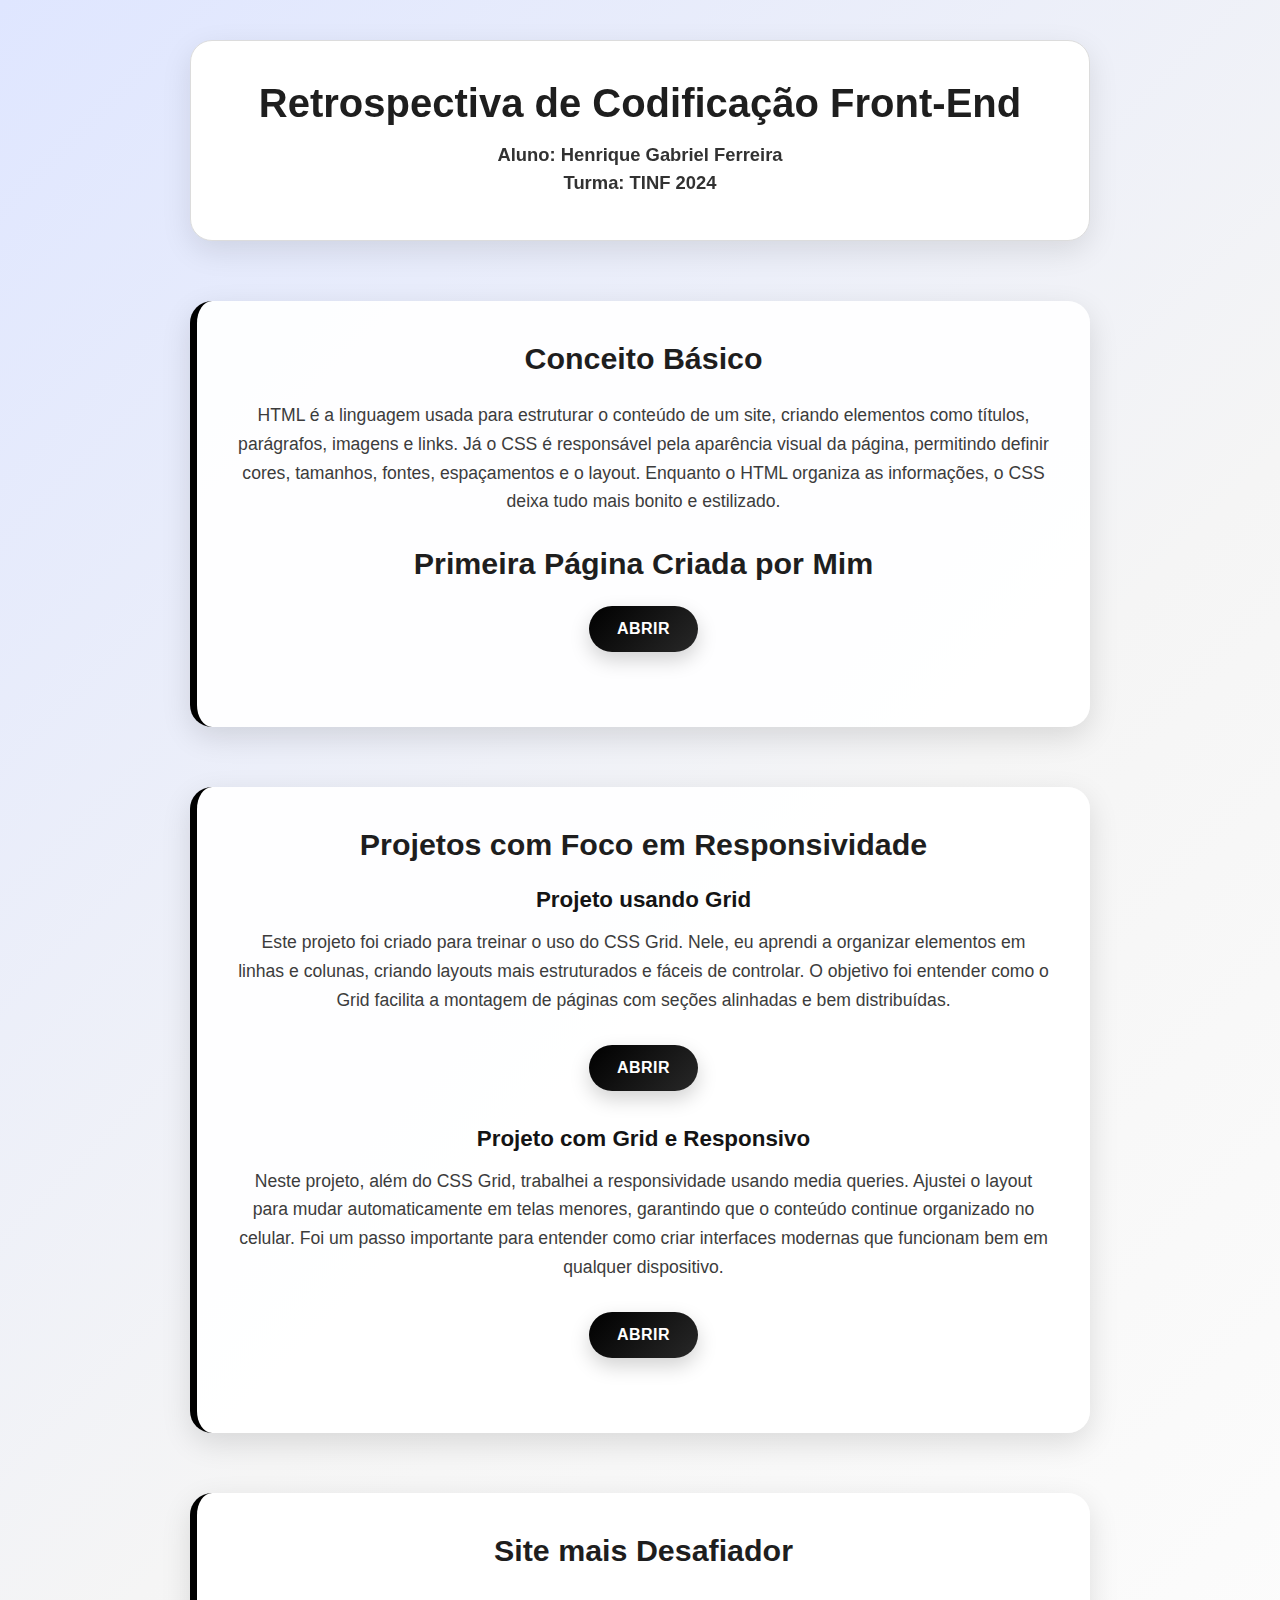
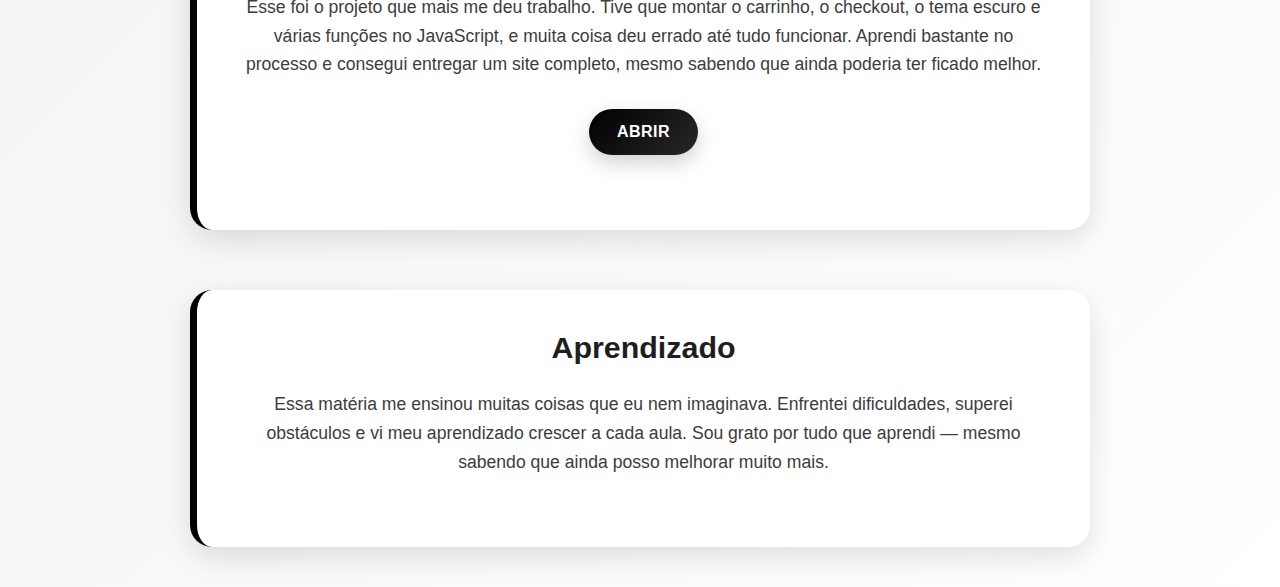
<file: index.html>
<!DOCTYPE html>
<html lang="pt-BR">

<head>
    <meta charset="UTF-8">
    <meta name="viewport" content="width=device-width, initial-scale=1.0">
    <title>Retrospectiva Front-End</title>
    <link rel="stylesheet" href="style.css">
</head>

<body>
    <section>
        <div class="header">
            <h1>Retrospectiva de Codificação Front-End</h1>
            <h3>Aluno: Henrique Gabriel Ferreira</h3>
            <h3>Turma: TINF 2024</h3>
        </div>

        <div class="basic">
            <h3>Conceito Básico</h3>
            <p>HTML é a linguagem usada para estruturar o conteúdo de um site, criando elementos como títulos, parágrafos, imagens e links. Já o CSS é responsável pela aparência visual da página, permitindo definir cores, tamanhos, fontes, espaçamentos e o layout. Enquanto o HTML organiza as informações, o CSS deixa tudo mais bonito e estilizado.</p>

            <h3>Primeira Página Criada por Mim</h3>
            <a href="First.html">
                <button>ABRIR</button>
            </a>
        </div>

        <div class="intermediary">
            <h3>Projetos com Foco em Responsividade</h3>

            <h4>Projeto usando Grid</h4>
            <p>Este projeto foi criado para treinar o uso do CSS Grid. Nele, eu aprendi a organizar elementos em linhas e colunas, criando layouts mais estruturados e fáceis de controlar. O objetivo foi entender como o Grid facilita a montagem de páginas com seções alinhadas e bem distribuídas.</p>
            <a href="grid.html">
                <button>ABRIR</button>
            </a>

            <h4>Projeto com Grid e Responsivo</h4>
            <p>Neste projeto, além do CSS Grid, trabalhei a responsividade usando media queries. Ajustei o layout para mudar automaticamente em telas menores, garantindo que o conteúdo continue organizado no celular. Foi um passo importante para entender como criar interfaces modernas que funcionam bem em qualquer dispositivo.</p>
            <a href="gr.html">
                <button>ABRIR</button>
            </a>
        </div>

        <div class="advanced">
            <h3>Site mais Desafiador</h3>
            <p>Esse foi o projeto que mais me deu trabalho. Tive que montar o carrinho, o checkout, o tema escuro e várias funções no JavaScript, e muita coisa deu errado até tudo funcionar. Aprendi bastante no processo e consegui entregar um site completo, mesmo sabendo que ainda poderia ter ficado melhor.</p>
            <a href="melhor.html">
                <button>ABRIR</button>
            </a>
        </div>

        <div class="final">
            <h3>Aprendizado</h3>
            <p>Essa matéria me ensinou muitas coisas que eu nem imaginava. Enfrentei dificuldades, superei obstáculos e vi meu aprendizado crescer a cada aula. Sou grato por tudo que aprendi — mesmo sabendo que ainda posso melhorar muito mais.</p>
        </div>
    </section>
</body>

</html>
</file>
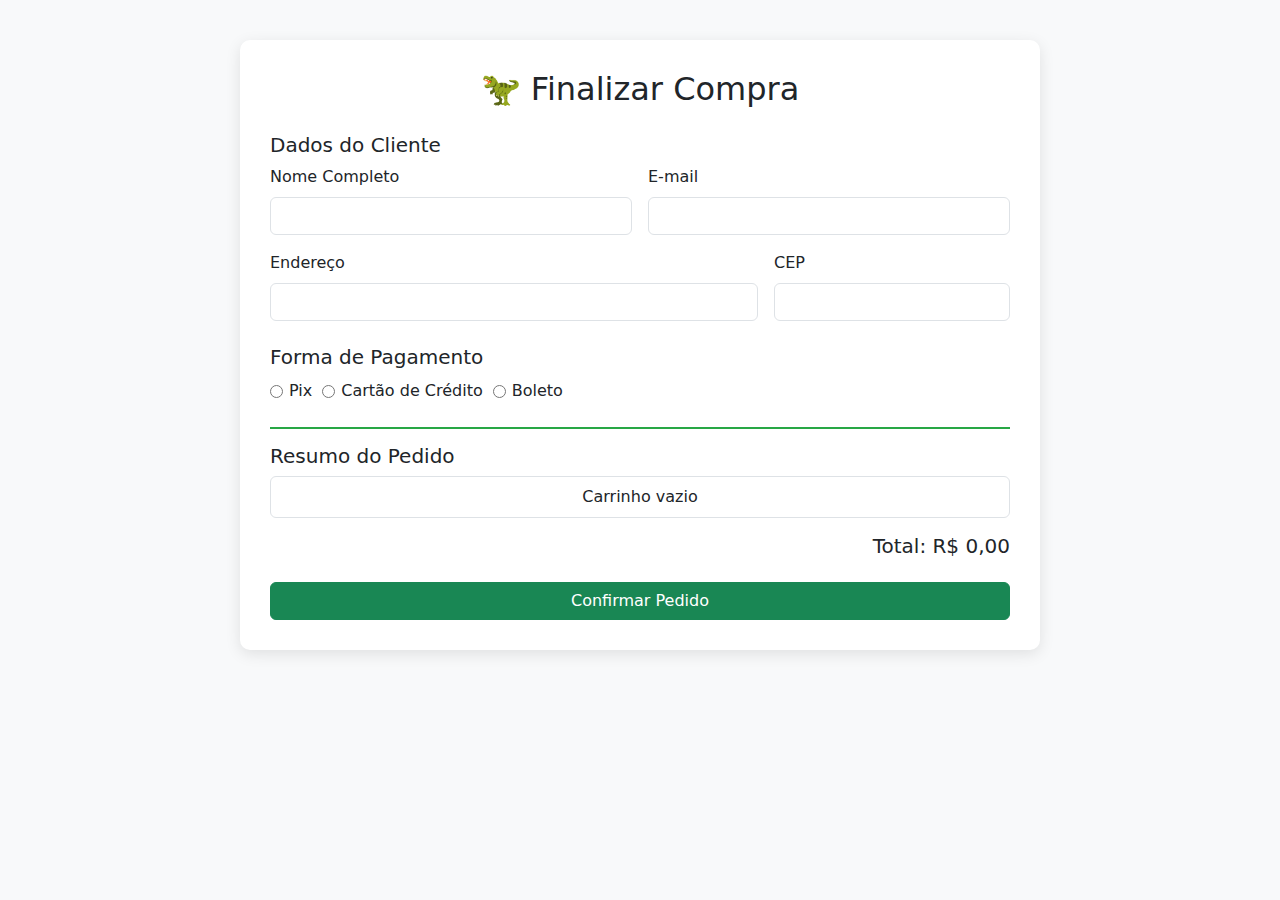
<file: checkout.html>
<!DOCTYPE html>
<!-- Define que o documento é HTML5 -->
<html lang="pt-BR">
<head>
  <!-- Define a codificação e torna o site responsivo -->
  <meta charset="UTF-8">
  <meta name="viewport" content="width=device-width, initial-scale=1.0">

  <!-- Título que aparece na aba -->
  <title>Finalizar Compra - DinoShop ASA</title>

  <!-- Importa o Bootstrap e os ícones -->
  <link href="https://cdn.jsdelivr.net/npm/bootstrap@5.3.3/dist/css/bootstrap.min.css" rel="stylesheet">
  <link rel="stylesheet" href="https://cdn.jsdelivr.net/npm/bootstrap-icons@1.11.3/font/bootstrap-icons.css">

  <!-- Estilos personalizados (CSS interno) -->
  <style>
    /* Define fundo neutro para a página */
    body {
      background-color: #f8f9fa;
    }

    /* Caixa central do checkout */
    .checkout-container {
      max-width: 800px;
      margin: 40px auto;
      background: #fff;
      padding: 30px;
      border-radius: 10px;
      box-shadow: 0 4px 15px rgba(0,0,0,0.1);
    }

    /* Título centralizado */
    .checkout-title {
      text-align: center;
      margin-bottom: 25px;
    }

    /* Seção do resumo do pedido */
    .order-summary {
      border-top: 2px solid #28a745;
      margin-top: 20px;
      padding-top: 15px;
    }

    /* Opções de pagamento (Pix, Cartão, Boleto) */
    .payment-option {
      display: flex;
      gap: 10px;
      margin-top: 10px;
    }

    .payment-option label {
      display: flex;
      align-items: center;
      gap: 6px;
      cursor: pointer;
    }

    /* Caixa de sucesso (mostrada após confirmar compra) */
    .success-box {
      text-align: center;
      padding: 40px;
    }

    .success-box i {
      font-size: 70px;
      color: #28a745;
    }

    /* Esconde a mensagem de sucesso até o pedido ser confirmado */
    .hidden { display: none; }
  </style>
</head>

<body>
  <!-- ======== CONTEÚDO PRINCIPAL DO CHECKOUT ======== -->
  <div class="container checkout-container">
    <h2 class="checkout-title">🦖 Finalizar Compra</h2>

    <!-- ======== FORMULÁRIO DE DADOS DO CLIENTE ======== -->
    <form id="checkout-form">
      <h5>Dados do Cliente</h5>

      <!-- Campos de informações pessoais -->
      <div class="row g-3">
        <div class="col-md-6">
          <label class="form-label">Nome Completo</label>
          <input type="text" class="form-control" required>
        </div>
        <div class="col-md-6">
          <label class="form-label">E-mail</label>
          <input type="email" class="form-control" required>
        </div>
        <div class="col-md-8">
          <label class="form-label">Endereço</label>
          <input type="text" class="form-control" required>
        </div>
        <div class="col-md-4">
          <label class="form-label">CEP</label>
          <input type="text" class="form-control" required>
        </div>
      </div>

      <!-- ======== MÉTODOS DE PAGAMENTO ======== -->
      <h5 class="mt-4">Forma de Pagamento</h5>
      <div class="payment-option">
        <!-- O usuário escolhe uma das três opções -->
        <label><input type="radio" name="payment" value="pix" required> Pix</label>
        <label><input type="radio" name="payment" value="cartao"> Cartão de Crédito</label>
        <label><input type="radio" name="payment" value="boleto"> Boleto</label>
      </div>

      <!-- ======== RESUMO DO PEDIDO ======== -->
      <div class="order-summary mt-4">
        <h5>Resumo do Pedido</h5>
        <!-- Aqui serão listados os itens do carrinho -->
        <ul id="checkout-items" class="list-group mb-3"></ul>
        <!-- Mostra o valor total -->
        <h5 class="text-end">Total: R$ <span id="checkout-total">0,00</span></h5>
      </div>

      <!-- Botão para confirmar o pedido -->
      <button type="submit" class="btn btn-success w-100 mt-3">Confirmar Pedido</button>
    </form>

    <!-- ======== MENSAGEM DE SUCESSO ======== -->
    <!-- Essa mensagem aparece depois que o pedido é confirmado -->
    <div id="success-message" class="hidden success-box">
      <i class="bi bi-check-circle-fill"></i>
      <h3>Compra Concluída!</h3>
      <p>Seu pedido <strong>#<span id="order-id"></span></strong> foi processado com sucesso.</p>
      <p>Você receberá um e-mail com os detalhes do envio.</p>
      <!-- Botão para voltar à loja -->
      <a href="melhor.html" class="btn btn-outline-success mt-3">Voltar à Loja</a>
    </div>
  </div>

  <!-- ======== SCRIPT JAVASCRIPT DO CHECKOUT ======== -->
  <script>
    // Pega os elementos principais da tela
    const checkoutItems = document.getElementById('checkout-items');
    const checkoutTotal = document.getElementById('checkout-total');
    const checkoutForm = document.getElementById('checkout-form');
    const successBox = document.getElementById('success-message');
    const orderId = document.getElementById('order-id');

    // 🔹 Recupera o carrinho salvo (dinoCartV2)
    let cartData = JSON.parse(localStorage.getItem('dinoCartV2')) || {};
    let total = 0;
    const names = Object.keys(cartData);

    // Se o carrinho estiver vazio, mostra a mensagem
    if (names.length === 0) {
      checkoutItems.innerHTML = `<li class="list-group-item text-center">Carrinho vazio</li>`;
    } else {
      // Caso tenha produtos, mostra cada item e soma o total
      names.forEach(name => {
        const item = cartData[name];
        const subtotal = item.qty * item.price;

        const li = document.createElement('li');
        li.classList.add('list-group-item', 'd-flex', 'justify-content-between', 'align-items-center');
        li.innerHTML = `${name} x${item.qty} <span>R$ ${subtotal.toLocaleString('pt-BR', {minimumFractionDigits: 2})}</span>`;
        
        checkoutItems.appendChild(li);
        total += subtotal;
      });

      // Atualiza o valor total formatado
      checkoutTotal.textContent = total.toLocaleString('pt-BR', {minimumFractionDigits: 2});
    }

    // ======== EVENTO AO CONFIRMAR O PEDIDO ========
    checkoutForm.addEventListener('submit', (e) => {
      e.preventDefault();

      // Gera um número de pedido aleatório
      const id = Math.floor(Math.random() * 90000 + 10000);
      orderId.textContent = id;

      // Limpa o carrinho após finalizar a compra
      localStorage.removeItem('dinoCartV2');

      // Esconde o formulário e mostra a mensagem de sucesso
      checkoutForm.classList.add('hidden');
      successBox.classList.remove('hidden');
    });
  </script>
</body>
</html>
</file>
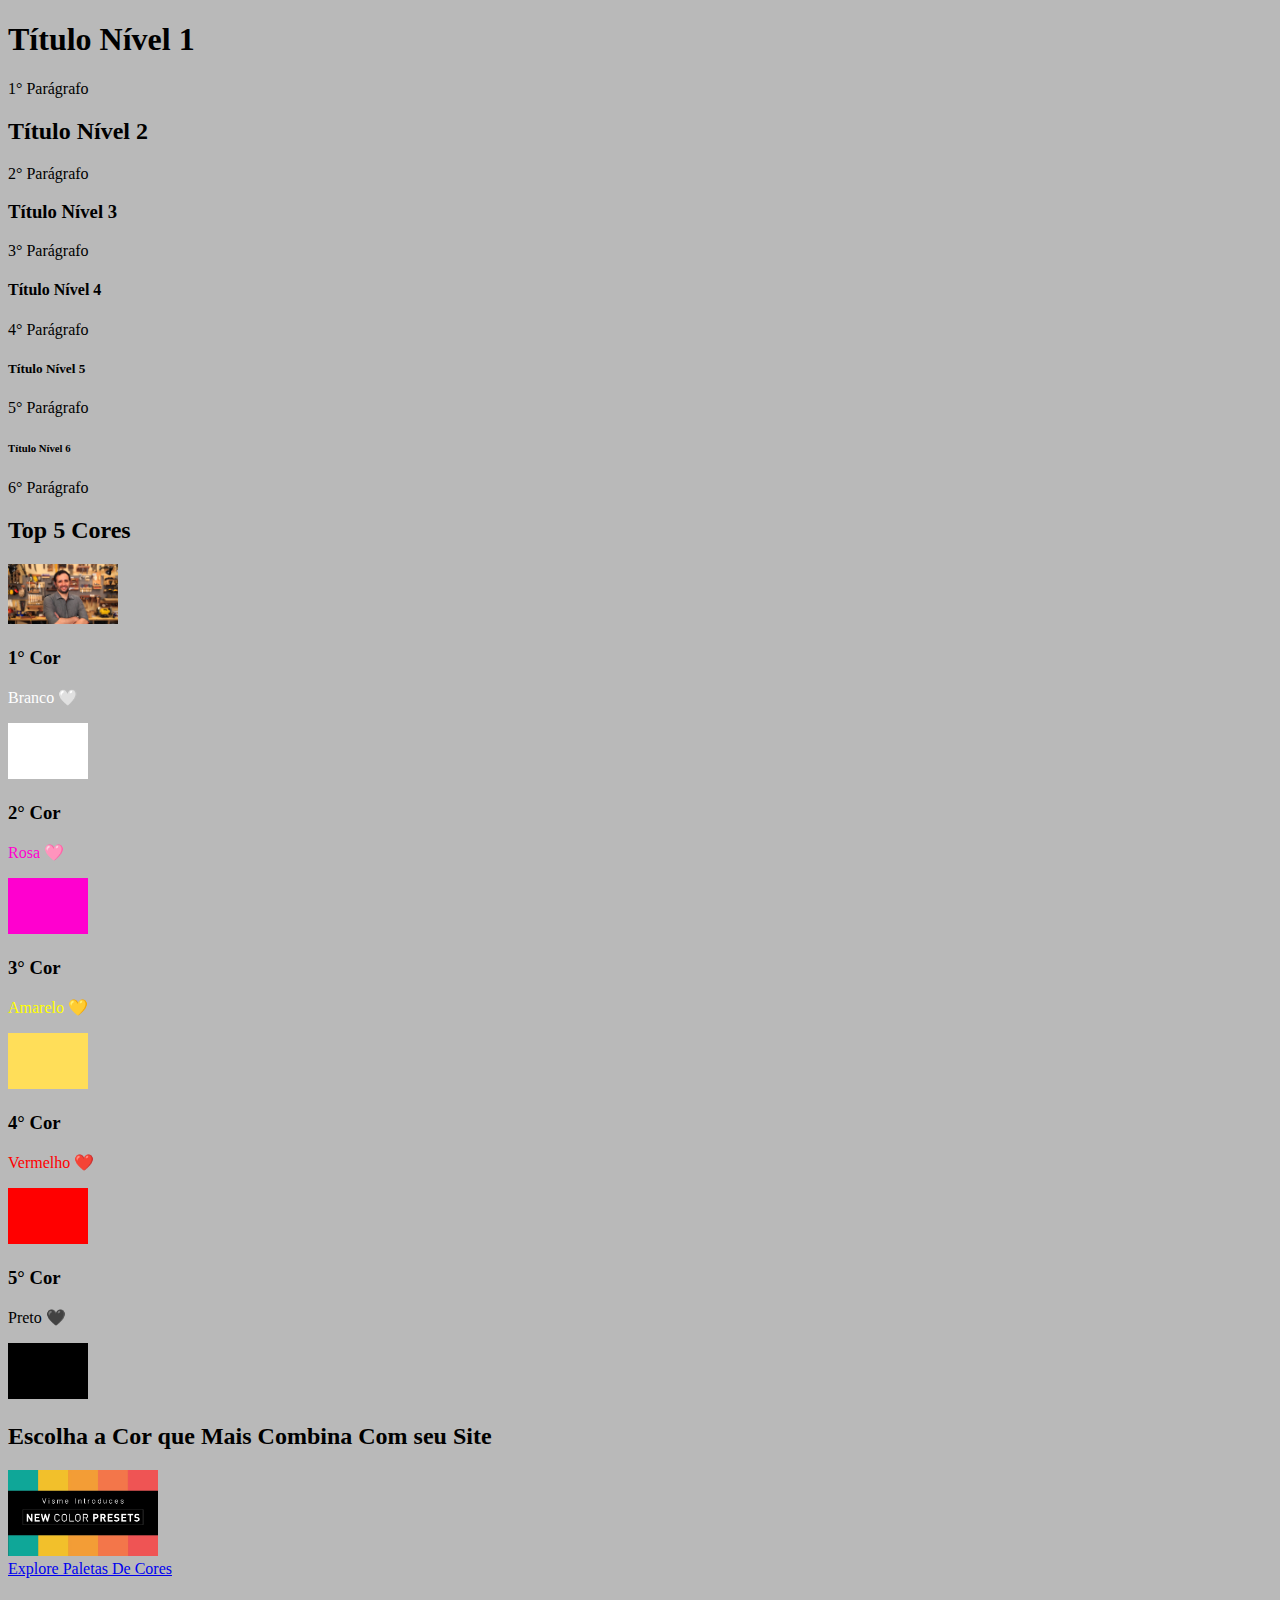
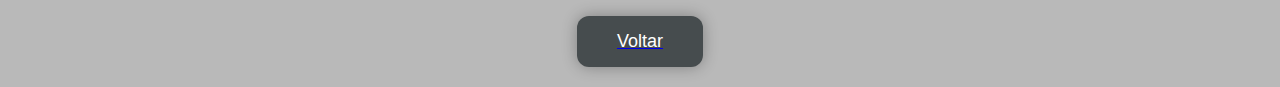
<file: First.html>
<!DOCTYPE html>
<html lang="pt-BR">

<head>
  <meta charset="UTF-8">
  <meta name="viewport" content="width=device-width, initial-scale=1.0">
  <title>Aula 01</title>
  <style>
    body {
      background-color: rgb(185, 185, 185);


    }
    button {
  display: block;
  margin: 20px auto; /* centraliza */
  padding: 15px 40px; /* aumenta */
  font-size: 18px;
  border: none;
  border-radius: 12px;
  background-color: #464c4e; 
  color: white;
  cursor: pointer;
  box-shadow: 0 0 15px rgba(0,0,0,0.3);
}

button:hover {
  opacity: 0.8; /* leve efeito sem mudar o site */
}
  </style>

</head>

<body>
  <script></script>
  <h1>Título Nível 1</h1>
  <p>1° Parágrafo</p>
  <h2>Título Nível 2</h2>
  <p>2° Parágrafo</p>
  <h3>Título Nível 3</h3>
  <p>3° Parágrafo</p>
  <h4>Título Nível 4</h4>
  <p>4° Parágrafo</p>
  <h5>Título Nível 5</h5>
  <p>5° Parágrafo</p>
  <h6>Título Nível 6</h6>
  <p>6° Parágrafo</p>


  <h2>Top 5 Cores</h2>
  <img src="imagens/2.jpg" alt="" width="110px">

  <h3>1° Cor</h3>
  <p style="color: white;">Branco 🤍</p>
  <img src="imagens/4.png" alt="" width="80px">
  <h3>2° Cor</h3>
  <p style="color: rgb(255, 0, 208) ">Rosa 🩷</p>
  <img src="imagens/5.png" alt="" width="80px">
  <h3>3° Cor</h3>
  <p style="color: yellow">Amarelo 💛</p>
  <img src="imagens/6.png" alt="" width="80px">
  <h3>4° Cor</h3>
  <p style="color: red">Vermelho ❤️ </p>
  <img src="imagens/7.png" alt="" width="80px">
  <h3>5° Cor</h3>
  <p style="color: black">Preto 🖤</p>
  <img src="imagens/8.png" alt="" width="80px">

  <h2>Escolha a Cor que Mais Combina Com seu Site</h2>
  <img src="imagens/d.webp" alt="" width="150px">
  <br>
  <a href="https://www.color-hex.com/">Explore Paletas De Cores</a>
  <br>
  <br>
  <a href="index.html">
    <button>Voltar</button>
  </a>

</body>

</html>
</file>
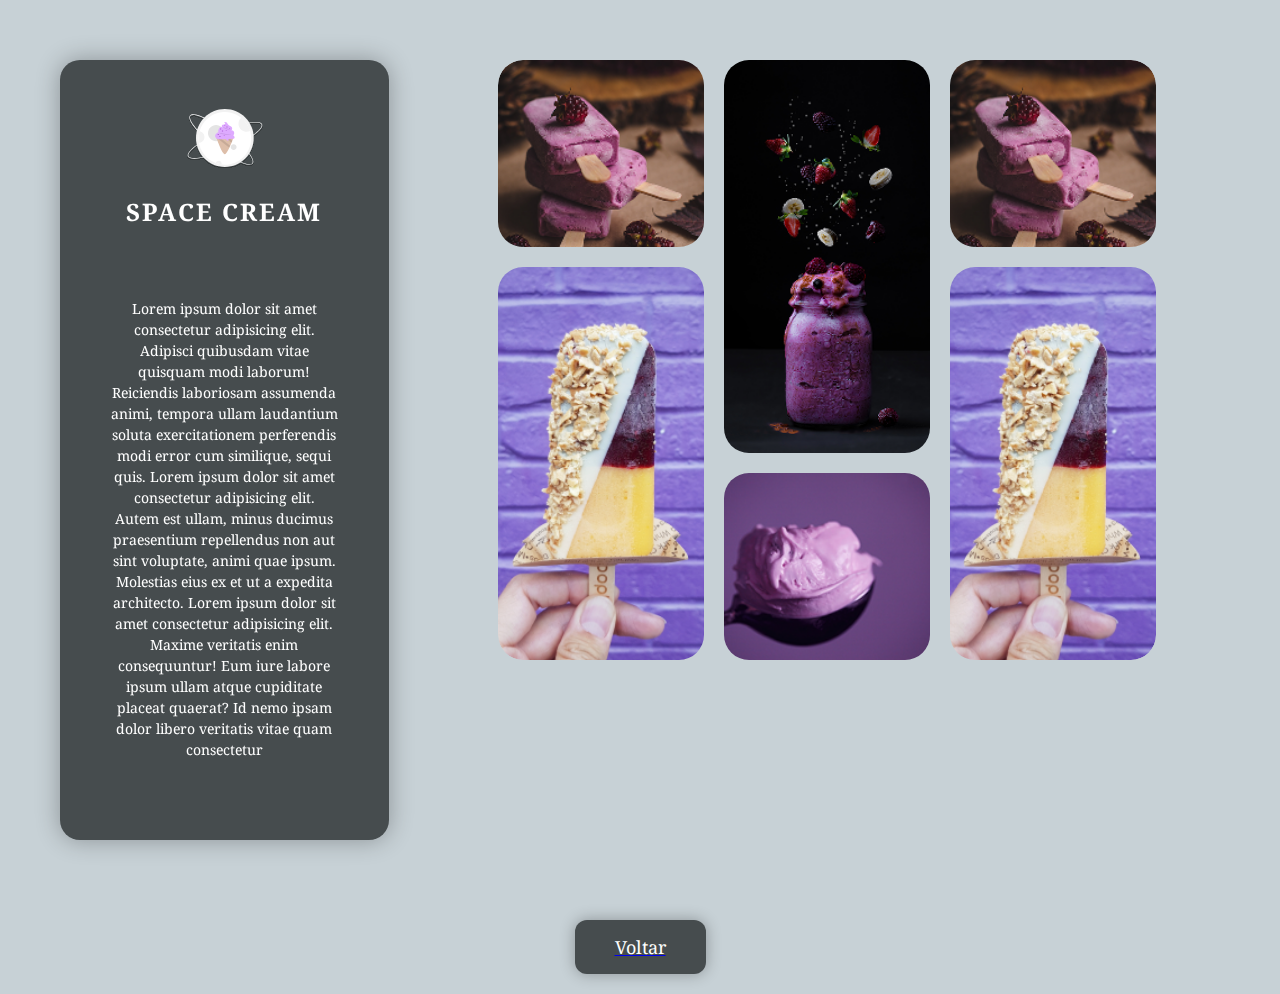
<file: gr.html>
<!DOCTYPE html>
<html lang="pt-BR">
<head>
  <meta charset="UTF-8">
  <meta name="viewport" content="width=device-width, initial-scale=1.0">
  <title>Space Cream</title>
  <style>
    @import url('https://fonts.googleapis.com/css2?family=Noto+Serif:wght@400;700&display=swap');

    * {
      margin: 0;
      padding: 0;
      box-sizing: border-box;
      font-family: "Noto Serif", serif;
    }

    body {
      background-color:#c7d1d6
      ;
      color:black;
      min-height: 100vh;
      padding: 0;
      overflow-x: hidden;
    }
    
    .container {
      display: flex;
      align-items: flex-start;
      justify-content: space-between;
      gap: 5px;
      width: 95%;
      min-height: 100vh;
      padding: 60px;
      position: relative;
    }
    
    .intro-card {
      background-color: #464c4e;
      padding: 40px 30px;
      width: 30%;
      text-align: center;
      box-shadow: 0 0 25px rgba(0,0,0,0.3);
      border-radius: 20px;
      display: flex;
      flex-direction: column;
      align-items: center;
      position: sticky;
      top: 60px;
      height: calc(100vh - 120px);
    }

    .intro-card .top-content {
      display: flex;
      flex-direction: column;
      align-items: center;
      width: 100%;
      margin-bottom: 30px;
    }
    
    .intro-card .logo {
      width: 80px;
      height: 80px;
      object-fit: contain;
      background: none;
      margin-bottom: 15px;
      display: block;
    }
    
    .intro-card h1 {
      font-size: 24px;
      letter-spacing: 2px;
      text-align: center;
      width: 100%;
      margin-bottom: 0;
      color: white;
    }
    
    .intro-card .paragraph-container {
      display: flex;
      align-items: center;
      justify-content: center;
      width: 100%;
      height: 100%;
      flex: 1;
      overflow: hidden;
    }
    
    .intro-card .paragraph-wrapper {
      max-width: 280px;
      width: 100%;
      display: flex;
      align-items: center;
      justify-content: center;
      overflow: hidden;
    }
    
    .intro-card p {
      font-size: 14px;
      line-height: 1.5;
      color: white;
      text-align: center;
      width: 100%;
      margin: 0;
      padding: 20px;
      overflow: hidden;
    }
    
    main {
      display: grid;
      gap: 20px;
      grid-template-columns: repeat(3, 1fr);
      grid-template-rows: repeat(3, minmax(100px, 1fr));
      grid-template-areas:
        "A B C"
        "D B F"
        "D E F";
      border-radius: 25px;
      overflow: hidden;
      width: 60%;
      min-height: 600px;
      align-items: center;
      justify-items: center;
    }
    
    main > div {
      position: relative;
      overflow: hidden;
      border-radius: 20px;
      min-height: 120px;
      width: 100%;
      height: 100%;
      display: flex;
      align-items: center;
      justify-content: center;
    }
    
    main > div:nth-child(1) { grid-area: E; }
    main > div:nth-child(2) { grid-area: B; }
    main > div:nth-child(3) { grid-area: C; }
    main > div:nth-child(4) { grid-area: D; }
    main > div:nth-child(5) { grid-area: A; }
    main > div:nth-child(6) { grid-area: F; }
    
    main img {
      width: 100%;
      height: 100%;
      object-fit: cover;
      border-radius: 25px;
      transition: transform 0.3s ease;
      display: block;
      
    }
    
    @media (max-width: 1200px) {
      .container {
        padding: 50px;
        gap: 40px;
      }
      main {
        gap: 18px;
        min-height: 550px;
      }
      .intro-card .paragraph-wrapper {
        max-width: 250px;
      }
      .intro-card p {
        font-size: 13px;
        line-height: 1.4;
        padding: 15px;
      }
    }
    
    @media (max-width: 1024px) {
      .container {
        gap: 30px;
        padding: 40px;
      }
      .intro-card {
        height: calc(100vh - 80px);
        top: 40px;
      }
      main {
        gap: 15px;
        min-height: 500px;
      }
      main > div {
        min-height: 100px;
      }
      .intro-card .paragraph-wrapper {
        max-width: 240px;
      }
      
      .intro-card p {
        font-size: 12.5px;
        line-height: 1.4;
        padding: 12px;
      }
    }

    @media (max-width: 900px) {
      .container {
        flex-direction: column;
        align-items: center;
        padding: 30px 20px;
        gap: 30px;
      }

      .intro-card, main {
        width: 100%;
        max-width: 100%;
      }

      .intro-card {
        position: static;
        height: auto;
        margin-bottom: 0;
        max-width: 600px;
        padding: 40px 30px;
      }

      .intro-card .top-content {
        margin-bottom: 25px;
      }

      .intro-card .paragraph-wrapper {
        max-width: 350px;
      }
      
      .intro-card p {
        font-size: 13px;
        line-height: 1.5;
        padding: 15px;
      }

     
      main {
        grid-template-columns: repeat(3, 1fr);
        grid-template-rows: repeat(3, minmax(80px, 1fr));
        grid-template-areas:
          "A B C"
          "D B F"
          "D E F";
        min-height: 400px;
        gap: 12px;
        align-items: center;
        justify-items: center;
      }
      
      main > div {
        min-height: 80px;
      }
    }

    @media (max-width: 768px) {
      .container {
        padding: 25px 15px;
      }
      
      main {
        min-height: 350px;
        gap: 10px;
      }
      
      .intro-card {
        padding: 35px 25px;
      }
      
      main > div {
        min-height: 70px;
      }
      
      .intro-card .paragraph-wrapper {
        max-width: 300px;
      }
      
      .intro-card p {
        font-size: 12px;
        line-height: 1.4;
        padding: 12px;
      }
    }

    @media (max-width: 600px) {
      .container {
        padding: 20px 15px;
        gap: 25px;
      }

      .intro-card {
        padding: 30px 20px;
      }

      .intro-card .paragraph-wrapper {
        max-width: 280px;
      }
      
      .intro-card p {
        font-size: 11px;
        line-height: 1.3;
        padding: 10px;
      }

      
      main {
        grid-template-columns: repeat(3, 1fr);
        grid-template-rows: repeat(3, minmax(60px, 1fr));
        grid-template-areas:
          "A B C"
          "D B F"
          "D E F";
        min-height: 300px;
        gap: 8px;
        align-items: center;
        justify-items: center;
      }
      
      main > div {
        min-height: 60px;
        border-radius: 15px;
      }
      
      main img {
        border-radius: 15px;
      }

      .intro-card h1 {
        font-size: 20px;
      }
      
      .intro-card .logo {
        width: 65px;
        height: 65px;
      }
    }

    @media (max-width: 480px) {
      main {
        min-height: 250px;
        gap: 6px;
      }
      
      main > div {
        min-height: 50px;
        border-radius: 12px;
      }
      
      main img {
        border-radius: 12px;
      }
      
      .intro-card {
        padding: 25px 20px;
      }
      
      .container {
        padding: 15px 10px;
        gap: 20px;
      }
      
      .intro-card .logo {
        width: 55px;
        height: 55px;
      }
      
      .intro-card h1 {
        font-size: 18px;
      }
      
      .intro-card .paragraph-wrapper {
        max-width: 250px;
      }
      
      .intro-card p {
        font-size: 10px;
        line-height: 1.3;
        padding: 8px;
      }
    }

    @media (max-width: 360px) {
      main {
        min-height: 200px;
        gap: 5px;
      }
      
      main > div {
        min-height: 40px;
        border-radius: 10px;
      }
      
      main img {
        border-radius: 10px;
      }
      
      .intro-card {
        padding: 20px 15px;
      }
      
      .intro-card .logo {
        width: 45px;
        height: 45px;
      }
      
      .intro-card h1 {
        font-size: 16px;
      }
      
      .intro-card .paragraph-wrapper {
        max-width: 220px;
      }
      
      .intro-card p {
        font-size: 9px;
        line-height: 1.2;
        padding: 6px;
      }
    }

    
    @media (max-width: 320px) {
      .intro-card p {
        font-size: 8.5px;
        line-height: 1.2;
        padding: 5px;
      }
      
      .intro-card .paragraph-wrapper {
        max-width: 200px;
      }
    }
    button {
  display: block;
  margin: 20px auto; /* centraliza */
  padding: 15px 40px; /* aumenta */
  font-size: 18px;
  border: none;
  border-radius: 12px;
  background-color: #464c4e; 
  color: white;
  cursor: pointer;
  box-shadow: 0 0 15px rgba(0,0,0,0.3);
}

button:hover {
  opacity: 0.8; /* leve efeito sem mudar o site */
}
  </style>
</head>
<body>
  <section class="container">
    
   
    <div class="intro-card">
      <div class="top-content">
        <img src="imagens/logo 3.svg" alt="Logo Space Cream" class="logo">
        <h1>SPACE CREAM</h1>
      </div>
      <div class="paragraph-container">
        <div class="paragraph-wrapper">
          <p>
            Lorem ipsum dolor sit amet consectetur adipisicing elit. 
            Adipisci quibusdam vitae quisquam modi laborum! Reiciendis 
            laboriosam assumenda animi, tempora ullam laudantium soluta 
            exercitationem perferendis modi error cum similique, sequi quis.
            Lorem ipsum dolor sit amet consectetur adipisicing elit. Autem est ullam, minus ducimus praesentium repellendus non aut sint voluptate, animi quae ipsum. Molestias eius ex et ut a expedita architecto. Lorem ipsum dolor sit amet consectetur adipisicing elit. Maxime veritatis enim consequuntur! Eum iure labore ipsum ullam atque cupiditate placeat quaerat? Id nemo ipsam dolor libero veritatis vitae quam consectetur
          </p>
        </div>
      </div>
    </div>

    
    <main>
      <div><img src="imagens/sorvete1.png" alt="Paleta de sorvete"></div>
      <div><img src="imagens/sorvete2.png" alt="Shake de frutas"></div>
      <div><img src="imagens/sorvete3.png" alt="Sorvete de massa"></div>
      <div><img src="imagens/sorvete4.png" alt="Picolé"></div> 
      <div><img src="imagens/sorvete3.png" alt="Sorvete de massa 2"></div>
      <div><img src="imagens/sorvete4.png" alt="Picolé 2"></div> 
    </main>

  </section>
  
    <a href="index.html">
        <button>Voltar</button>
      </a>
</body>
</html>
</file>
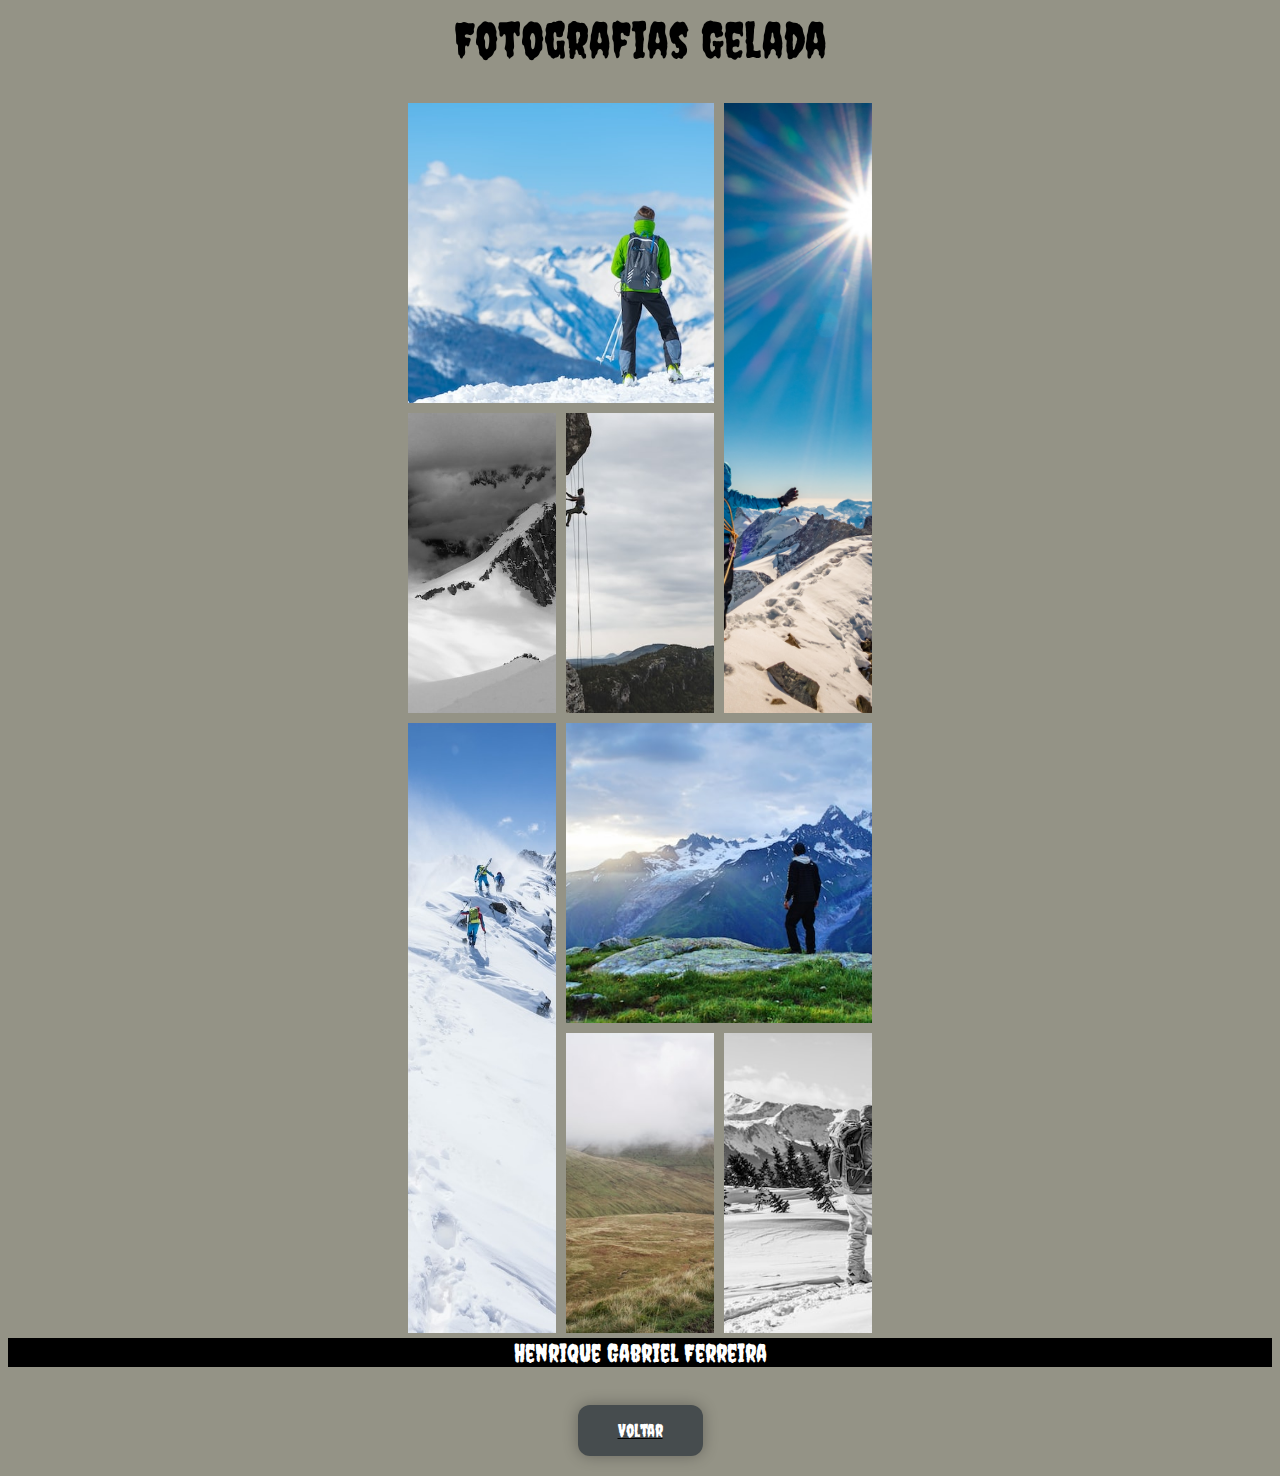
<file: grid.html>
<!DOCTYPE html>
<html lang="en">
<head>
    <meta charset="UTF-8">
    <meta name="viewport" content="width=device-width, initial-scale=1.0">
    <title>Document</title>
     <link rel="stylesheet" href="stylegrid.css">
</head>
<body>
    <h1>Fotografias Gelada</h1>
    <main>
        <div><img src="imagens/AlpesSuiços.jpg" alt="Imagem 1"></div>
        <div><img src="imagens/Everest.jpg" alt="Imagem 2"></div>
        <div><img src="imagens/GrandCanyon.jpg" alt="Imagem 3"></div>
        <div><img src="imagens/Huandoy.jpg" alt="Imagem 4"></div>
        <div><img src="imagens/MonteBranco.jpg" alt="Imagem 5"></div>
        <div><img src="imagens/MonteElbrus.jpg" alt="Imagem 6"></div>
        <div><img src="imagens/MonteFuji.jpg" alt="Imagem 7"></div>
        <div><img src="imagens/PicoPikes.jpg" alt="Imagem 8"></div>
    </main>

    <Footer>Henrique Gabriel Ferreira</Footer>
    <br>
    <a href="index.html">
        <button>Voltar</button>
      </a>
</body>
</html>
</file>
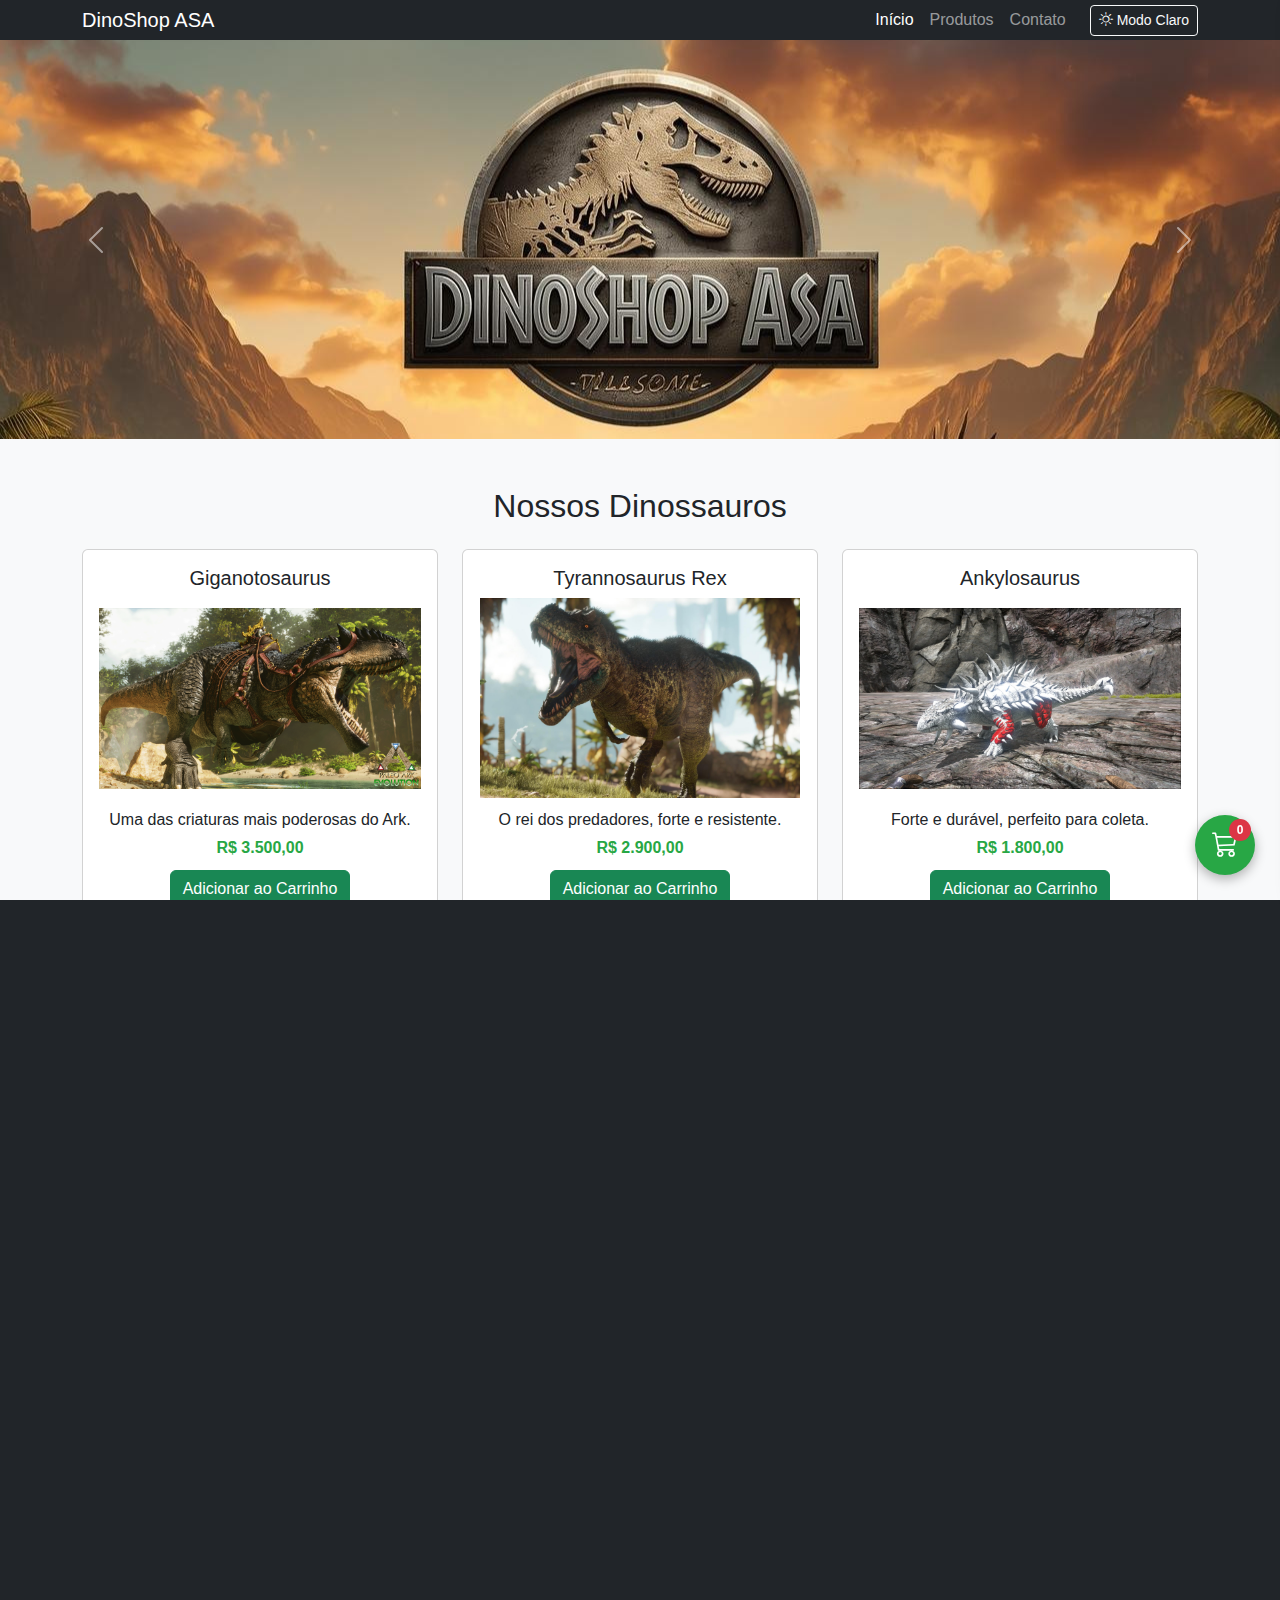
<file: melhor.html>
<!DOCTYPE html>
<!-- Define que o documento usa HTML5 -->
<html lang="pt-BR">

<head>
  <!-- Define a codificação e o idioma -->
  <meta charset="UTF-8">
  <meta name="viewport" content="width=device-width, initial-scale=1.0">
  
  <!-- Título que aparece na aba do navegador -->
  <title>DinoShop ASA</title>

  <!-- Importa o Bootstrap para estilização rápida -->
  <link href="https://cdn.jsdelivr.net/npm/bootstrap@5.3.3/dist/css/bootstrap.min.css" rel="stylesheet">
  <!-- Importa os ícones do Bootstrap (ex: carrinho, sol, lua etc) -->
  <link rel="stylesheet" href="https://cdn.jsdelivr.net/npm/bootstrap-icons@1.11.3/font/bootstrap-icons.css">

  <!-- Conecta o arquivo CSS principal do projeto -->
  <link rel="stylesheet" href="styleark.css">
</head>

<body>
  <!-- ======== MENU DE NAVEGAÇÃO (NAVBAR) ======== -->
  <nav class="navbar navbar-expand-lg navbar-dark bg-dark">
    <div class="container">
      <!-- Nome/Logo da loja -->
      <a class="navbar-brand" href="#">DinoShop ASA</a>

      <!-- Botão hambúrguer (mostrado apenas em telas pequenas) -->
      <button class="navbar-toggler" type="button" data-bs-toggle="collapse" data-bs-target="#menu">
        <span class="navbar-toggler-icon"></span>
      </button>

      <!-- Itens do menu (links de navegação) -->
      <div class="collapse navbar-collapse" id="menu">
        <ul class="navbar-nav ms-auto align-items-center">
          <li class="nav-item"><a class="nav-link active" href="#">Início</a></li>
          <li class="nav-item"><a class="nav-link" href="#servicos">Produtos</a></li>
          <li class="nav-item"><a class="nav-link" href="#contato">Contato</a></li>

          <!-- Botão para alternar entre tema claro e escuro -->
          <li class="nav-item ms-3">
            <button id="theme-toggle" class="btn btn-outline-light btn-sm d-flex align-items-center">
              <i class="bi bi-sun me-1" id="theme-icon"></i>
              <span id="theme-text">Modo Claro</span>
            </button>
          </li>
        </ul>
      </div>
    </div>
  </nav>

  <!-- ======== CARROSSEL DE IMAGENS ======== -->
  <!-- Exibe banners automáticos que passam a cada 3 segundos -->
  <div id="carrossel" class="carousel slide" data-bs-ride="carousel" data-bs-interval="3000">
    <div class="carousel-inner">
      <!-- Cada bloco "carousel-item" é um banner -->
      <div class="carousel-item active">
        <picture>
          <source media="(max-width: 768px)" srcset="imagens/art1-6x3.png">
          <source media="(max-width: 1024px)" srcset="imagens/art1-1024.png">
          <img src="imagens/art1.png" class="d-block w-100" alt="Banner 1">
        </picture>
      </div>

      <div class="carousel-item">
        <picture>
          <source media="(max-width: 768px)" srcset="imagens/art2-6x3.png">
          <source media="(max-width: 1024px)" srcset="imagens/art2-1024.png">
          <img src="imagens/art2.png" class="d-block w-100" alt="Banner 2">
        </picture>
      </div>

      <div class="carousel-item">
        <picture>
          <source media="(max-width: 768px)" srcset="imagens/art3-6x3.png">
          <source media="(max-width: 1024px)" srcset="imagens/art3-1024.png">
          <img src="imagens/art3.png" class="d-block w-100" alt="Banner 3">
        </picture>
      </div>
    </div>

    <!-- Botões de avançar e voltar -->
    <button class="carousel-control-prev" type="button" data-bs-target="#carrossel" data-bs-slide="prev">
      <span class="carousel-control-prev-icon"></span>
      <span class="visually-hidden">Anterior</span>
    </button>
    <button class="carousel-control-next" type="button" data-bs-target="#carrossel" data-bs-slide="next">
      <span class="carousel-control-next-icon"></span>
      <span class="visually-hidden">Próximo</span>
    </button>
  </div>

  <!-- ======== ALERTA DE ITEM ADICIONADO ======== -->
  <div id="alert">Item adicionado ao carrinho 🦖</div>

  <!-- ======== BOTÃO FLUTUANTE DO CARRINHO ======== -->
  <button id="cart-icon">
    <i class="bi bi-cart3"></i>
    <span id="cart-count">0</span> <!-- Mostra quantos itens há -->
  </button>

  <!-- Fundo escurecido quando o carrinho está aberto -->
  <div id="cart-overlay"></div>

  <!-- ======== PAINEL LATERAL DO CARRINHO ======== -->
  <aside id="cart" aria-label="Carrinho">
    <!-- Botão de fechar o carrinho -->
    <button id="close-cart" title="Fechar"><i class="bi bi-x-lg"></i></button>

    <h5>🦖 Carrinho</h5>
    <ul id="cart-items"></ul> <!-- Lista de produtos adicionados -->
    <p id="empty-cart">Seu carrinho está vazio</p>

    <!-- Mostra o total da compra -->
    <div class="d-flex justify-content-between align-items-center mt-2 mb-3">
      <strong>Total:</strong>
      <strong>R$ <span id="cart-total">0,00</span></strong>
    </div>

    <!-- Botões do carrinho -->
    <button class="btn btn-danger w-100 mb-2" id="clear-cart">Esvaziar Carrinho</button>
    <button class="btn btn-success w-100" data-bs-toggle="modal" data-bs-target="#confirmModal">Finalizar Compra</button>
  </aside>

  <!-- ======== SEÇÃO DE PRODUTOS ======== -->
  <section id="servicos" class="py-5">
    <div class="container text-center">
      <h2 class="mb-4">Nossos Dinossauros</h2>
      <!-- Os cards de produtos são gerados dinamicamente pelo JS -->
      <div class="row g-4" id="product-grid"></div>
    </div>
  </section>

  <!-- ======== SEÇÃO DE CONTATO ======== -->
  <section id="contato" class="py-5 bg-light">
    <div class="container">
      <h2 class="text-center mb-4">Entre em Contato</h2>
      <p class="text-center mb-5">Dúvidas sobre nossos dinossauros? Envie sua mensagem e responderemos o mais rápido possível!</p>

      <div class="row justify-content-center">
        <div class="col-md-8">
          <!-- Formulário de contato -->
          <form id="contactForm" class="p-4 bg-white rounded shadow">
            <div class="mb-3">
              <label for="nome" class="form-label">Nome</label>
              <input type="text" id="nome" class="form-control" placeholder="Seu nome completo" required>
            </div>
            <div class="mb-3">
              <label for="email" class="form-label">E-mail</label>
              <input type="email" id="email" class="form-control" placeholder="exemplo@email.com" required>
            </div>
            <div class="mb-3">
              <label for="assunto" class="form-label">Assunto</label>
              <input type="text" id="assunto" class="form-control" placeholder="Motivo do contato" required>
            </div>
            <div class="mb-3">
              <label for="mensagem" class="form-label">Mensagem</label>
              <textarea id="mensagem" class="form-control" rows="5" placeholder="Escreva sua mensagem aqui..." required></textarea>
            </div>
            <button type="submit" class="btn btn-success w-100">Enviar Mensagem</button>
          </form>

          <!-- Botões de redes sociais -->
          <div class="text-center mt-4">
            <a href="https://wa.me/5549999999999" class="btn btn-success m-1"><i class="bi bi-whatsapp"></i> WhatsApp</a>
            <a href="mailto:contato@dinoshopasa.com" class="btn btn-dark m-1"><i class="bi bi-envelope"></i> E-mail</a>
            <a href="https://www.instagram.com" class="btn btn-danger m-1"><i class="bi bi-instagram"></i> Instagram</a>
          </div>
        </div>
      </div>
    </div>
  </section>

  <!-- ======== RODAPÉ DO SITE ======== -->
  <footer class="bg-dark text-white text-center py-4">
    <div class="container">
      <p class="mb-2">© 2025 - DinoShop ASA</p>
      <p class="mb-3">Sua loja de dinossauros certificados e domesticados 🦖</p>

      <!-- Logos de formas de pagamento -->
      <div class="d-flex justify-content-center align-items-center flex-wrap gap-4 mb-3 bg-light p-3 rounded shadow-sm">
        <img src="imagens/mastercard.png" alt="Mastercard">
        <img src="imagens/visa.webp" alt="Visa">
        <img src="imagens/paypal.png" alt="PayPal">
        <img src="imagens/pix.png" alt="Pix">
        <img src="imagens/mercadopago.webp" alt="Mercado Pago">
        <img src="imagens/reclameaqui.png" alt="Reclame Aqui">
        <img src="imagens/siteeseguro.jpg" alt="Site Seguro">
      </div>

      <p class="small text-secondary mb-0">
        <i class="bi bi-lock-fill text-success"></i> Pagamentos 100% seguros | Proteção ao comprador | Certificado SSL ativo
      </p>
    </div>
  </footer>

  <!-- ======== MODAL DE CONFIRMAÇÃO DE COMPRA ======== -->
  <div class="modal fade" id="confirmModal" tabindex="-1" aria-labelledby="confirmModalLabel" aria-hidden="true">
    <div class="modal-dialog modal-dialog-centered">
      <div class="modal-content">
        <div class="modal-header bg-success text-white">
          <h5 class="modal-title" id="confirmModalLabel">Confirmação de Compra</h5>
          <button type="button" class="btn-close btn-close-white" data-bs-dismiss="modal" aria-label="Fechar"></button>
        </div>
        <div class="modal-body text-center">
          <i class="bi bi-cart-check display-3 text-success mb-3"></i>
          <h5>Deseja finalizar sua compra agora?</h5>
          <p class="text-secondary">Você será redirecionado para a página de pagamento segura.</p>
        </div>
        <div class="modal-footer justify-content-center">
          <button type="button" class="btn btn-secondary" data-bs-dismiss="modal">Continuar comprando</button>
          <a href="checkout.html" class="btn btn-success">Ir para o Checkout</a>
        </div>
      </div>
    </div>
  </div>
<!-- ======== BOTÃO DE VOLTAR PARA INDEX ======== -->
<div class="text-center my-4">
  <a href="index.html" class="btn btn-outline-light px-4 py-2" 
     style="border-radius: 8px; background-color:#212529; border:none;">
    <i class="bi bi-arrow-left-circle me-2"></i> Voltar para a Retrospectiva
  </a>
</div>

  <!-- ======== SCRIPTS (Bootstrap + JavaScript do site) ======== -->
  <script src="https://cdn.jsdelivr.net/npm/bootstrap@5.3.3/dist/js/bootstrap.bundle.min.js"></script>
  <script src="ark.js"></script>
</body>
</html>
</file>
<file: style.css>
* {
    margin: 0;
    padding: 0;
    box-sizing: border-box;
    font-family: "Inter", Arial, sans-serif;
}

body {
    background: linear-gradient(
        135deg,
        rgb(223, 230, 255) 0%,
        rgb(245, 245, 245) 50%,
        rgb(255, 255, 255) 100%
    );
    color: rgb(30, 30, 30);
    padding: 40px 20px;
    display: flex;
    justify-content: center;
}

section {
    max-width: 900px;
    width: 100%;
    margin: auto;
    display: flex;
    flex-direction: column;
    gap: 60px;
    text-align: center;
}

.header {
    padding: 40px 30px;
    background: rgb(255, 255, 255);
    border-radius: 22px;
    box-shadow: 0 10px 30px rgb(0 0 0 / 10%);
    border: 1px solid rgb(220, 220, 220);
    backdrop-filter: blur(8px);
    animation: fade 0.6s ease-out;
}

.header h1 {
    font-size: 2.5rem;
    font-weight: 700;
    margin-bottom: 18px;
}

/* h3 do header NÃO muda de cor */
.header h3 {
    font-size: 1.15rem;
    margin-bottom: 6px;
    color: rgb(50, 50, 50);
}

/* 🎨 ANIMAÇÃO RGB NOS H1 E NOS H3 (menos os do header) */
h1,
h3:not(.header h3) {
    animation: rgbColor 4s linear infinite;
}

@keyframes rgbColor {
    0%   { color: rgb(255, 0, 0); }
    25%  { color: rgb(0, 255, 0); }
    50%  { color: rgb(0, 0, 255); }
    75%  { color: rgb(255, 0, 255); }
    100% { color: rgb(255, 0, 0); }
}

.basic, .intermediary, .advanced, .final {
    background: rgb(255 255 255 / 92%);
    padding: 40px;
    border-radius: 22px;
    border-left: 7px solid rgb(0, 0, 0);
    box-shadow: 0 10px 30px rgb(0 0 0 / 12%);
    animation: slideUp 0.7s ease-out;
    transition: transform 0.3s ease;
}

.basic:hover, .intermediary:hover, .advanced:hover, .final:hover {
    transform: translateY(-4px);
}

.basic h3, .intermediary h3, .advanced h3, .final h3 {
    margin-bottom: 25px;
    font-size: 1.9rem;
}

.intermediary h4 {
    margin-top: 15px;
    margin-bottom: 15px;
    font-size: 1.4rem;
    font-weight: 600;
    color: rgb(20, 20, 20);
}

p {
    margin-bottom: 30px;
    line-height: 1.8rem;
    font-size: 1.1rem;
    color: rgb(60, 60, 60);
}

button {
    background: linear-gradient(135deg, rgb(0, 0, 0), rgb(40, 40, 40));
    color: rgb(255, 255, 255);
    border: none;
    padding: 14px 28px;
    border-radius: 50px;
    cursor: pointer;
    font-size: 1rem;
    font-weight: bold;
    letter-spacing: 0.5px;
    transition: 0.25s ease;
    box-shadow: 0 8px 20px rgb(0 0 0 / 18%);
    display: block;
    margin: 0 auto 35px auto;
}

button:hover {
    transform: scale(1.1) translateY(-3px);
    box-shadow: 0 12px 35px rgb(0 0 0 / 25%);
}

a {
    text-decoration: none;
}

@keyframes fade {
    from { opacity: 0; transform: translateY(20px); }
    to { opacity: 1; transform: translateY(0); }
}

@keyframes slideUp {
    from { opacity: 0; transform: translateY(40px); }
    to { opacity: 1; transform: translateY(0); }
}

@media (max-width: 600px) {
    body {
        padding: 20px;
    }

    .header h1 {
        font-size: 2rem;
    }

    .basic, .intermediary, .advanced, .final {
        padding: 25px;
    }

    section {
        gap: 40px;
    }

    p {
        font-size: 1rem;
        line-height: 1.6rem;
    }

    button {
        width: 100%;
    }
}
</file>
<file: stylegrid.css>
@import url('https://fonts.googleapis.com/css2?family=Barlow:ital,wght@0,100;0,200;0,300;0,400;0,500;0,600;0,700;0,800;0,900;1,100;1,200;1,300;1,400;1,500;1,600;1,700;1,800;1,900&family=Chiron+Sung+HK:ital,wght@0,200..900;1,200..900&family=Creepster&display=swap');

*{
   /*font-family: "Barlow", sans-serif;*/
   font-family: "Creepster", system-ui;
   font-weight: 400;
   font-style: normal;
   background-color: #949386;
   color: black;
   text-align: center;
}
body{
    margin-top: 10px;
}
h1{
    margin-top: 10px;
    font-size: 50px;
}
img{
    width: 100%; height: 100%;
    object-fit: cover; /*Ocupar toda a DIV*/
}
main{
    display: grid;
    gap: 10px;
    padding: 0px 400px;
    text-align: center;
    /*Configurando 5 Colunas com tamnhos iguais. !fr = 1 fração*/
    grid-template-columns: repeat(3, 1fr);
    /*Configurar 2 Linhas com 300px de altura */
    grid-template-rows: repeat(4, 300px);
    grid-template-areas: 
   " A A B "
    "C D B"
    "E F F"
    "E H G";}

main > div:nth-child(2) {grid-area: A}
main > div:nth-child(7) {grid-area: B}
main > div:nth-child(1) {grid-area: C}
main > div:nth-child(6) {grid-area: F}
main > div:nth-child(5) {grid-area: E}
main > div:nth-child(4) {grid-area: G}
main > div:nth-child(3) {grid-area: D}
main > div:nth-child(8) {grid-area: H}

@media screen and (max-widht: 800px) {
main > div:nth-child(2) {grid-area: 2/ span 5;}
main > div:nth-child(7) {grid-area: 2/ span 5;}
main > div:nth-child(1) {grid-area: 2/ span 5;}
main > div:nth-child(6) {grid-area: 2/ span 5;}
main > div:nth-child(5) {grid-area: 2/ span 5;}
main > div:nth-child(4) {grid-area: 2/ span 5;}
main > div:nth-child(3) {grid-area: 2/ span 5;}
main > div:nth-child(8) {grid-area: 2/ span 5;}
}
footer{
    margin-top: 5px;
    background-color: black;
    color: white;
    font-size: 25px;
}

button {
display: block;
margin: 20px auto; /* centraliza */
padding: 15px 40px; /* aumenta */
font-size: 18px;
border: none;
border-radius: 12px;
background-color: #464c4e; 
color: white;
cursor: pointer;
box-shadow: 0 0 15px rgba(0,0,0,0.3);
}

button:hover {
opacity: 0.8; /* leve efeito sem mudar o site */
}
</file>
<file: styleark.css>
/* ====== CORREÇÃO FINAL DA BARRA BRANCA ======
   Remove margens, bordas e rolagem lateral
   que poderiam gerar uma faixa branca na tela */
   html, body {
    margin: 0 !important;
    padding: 0 !important;
    border: none !important;
    overflow-x: hidden !important;
    height: 100%;
    background-color: #212529; /* Fundo escuro igual à navbar */
    transition: background-color 0.4s ease, color 0.4s ease;
  }
  
  /* ====== GERAL ======
     Define a fonte principal e cor de fundo padrão */
  body {
    font-family: 'Segoe UI', Roboto, Helvetica, Arial, sans-serif;
    background-color: #f8f9fa; /* fundo claro padrão */
    transition: background-color 0.4s ease, color 0.4s ease;
  }
  
  /* ====== NAVBAR ======
     Barra superior de navegação (fixa e escura) */
  .navbar {
    margin: 0 !important;
    padding: 0 !important;
    border: 0 !important;
    top: 0 !important;
    left: 0;
    right: 0;
    position: relative;
    background-color: #212529 !important;
    z-index: 10; /* Mantém acima de outros elementos */
    box-shadow: none !important;
  }
  
  /* ====== CARROSSEL ======
     Define o comportamento e tamanho das imagens */
  .carousel {
    margin-top: 0 !important;
    padding-top: 0 !important;
  }
  .carousel-item img {
    display: block;
    width: 100%;
    height: 400px; /* altura fixa do carrossel */
    object-fit: cover; /* mantém a proporção cortando excessos */
    margin-top: -1px; /* remove linha branca entre navbar e imagem */
  }
  
  /* ====== CARDS DE PRODUTOS ======
     Estilo dos cards exibidos na seção "Nossos Dinossauros" */
  .card {
    height: 100%;
    display: flex;
    flex-direction: column;
    justify-content: space-between;
    transition: transform .3s, box-shadow .3s, background-color 0.4s ease, color 0.4s ease;
  }
  
  /* Aumenta e adiciona sombra ao passar o mouse */
  .card:hover {
    transform: scale(1.03);
    box-shadow: 0 0 15px rgba(0, 0, 0, .15);
  }
  
  /* Configuração das imagens dentro dos cards */
  .card img {
    width: 100%;
    height: 200px;
    object-fit: contain;
    margin-bottom: 10px;
  }
  
  /* Estilo do preço */
  .price {
    font-weight: bold;
    color: #28a745; /* verde padrão Bootstrap */
    margin-bottom: 10px;
  }
  
  /* ====== BOTÃO FLUTUANTE DO CARRINHO ======
     Ícone circular que fica fixo no canto inferior */
  #cart-icon {
    position: fixed;
    bottom: 25px;
    right: 25px;
    background: #28a745;
    color: #fff;
    border: none;
    border-radius: 50%;
    width: 60px;
    height: 60px;
    font-size: 26px;
    display: flex;
    align-items: center;
    justify-content: center;
    box-shadow: 0 4px 12px rgba(0, 0, 0, .3);
    cursor: pointer;
    z-index: 1200;
    transition: transform .2s ease;
  }
  
  /* Aumenta levemente o botão quando o mouse passa */
  #cart-icon:hover { transform: scale(1.1); }
  
  /* Número de itens dentro do carrinho (bolinha vermelha) */
  #cart-count {
    position: absolute;
    top: 4px;
    right: 4px;
    background: #dc3545;
    color: #fff;
    border-radius: 50%;
    min-width: 22px;
    height: 22px;
    font-size: 12px;
    display: flex;
    align-items: center;
    justify-content: center;
    font-weight: 700;
    padding: 0 6px;
  }
  
  /* ====== PAINEL LATERAL DO CARRINHO ======
     Janela que aparece quando o usuário clica no ícone */
  #cart {
    position: fixed;
    top: 0;
    right: -380px; /* escondido fora da tela */
    width: 360px;
    height: 100%;
    background: #fff;
    border-left: 4px solid #28a745;
    box-shadow: -4px 0 20px rgba(0, 0, 0, .25);
    padding: 18px 16px;
    transition: right .35s ease;
    z-index: 1300;
    overflow-y: auto;
    border-top-left-radius: 10px;
    border-bottom-left-radius: 10px;
  }
  
  /* Quando aberto, o carrinho desliza para dentro da tela */
  #cart.open { right: 0; }
  
  /* Botão de fechar (X) do carrinho */
  #close-cart {
    position: absolute;
    top: 8px;
    right: 8px;
    background: none;
    border: none;
    font-size: 22px;
    cursor: pointer;
    color: #333;
  }
  
  /* Título do carrinho */
  #cart h5 {
    text-align: center;
    margin: 10px 0 16px;
    font-weight: 600;
  }
  
  /* Mensagem de carrinho vazio */
  #empty-cart {
    color: #888;
    font-style: italic;
    text-align: center;
    margin: 12px 0;
  }
  
  /* ====== ITENS DO CARRINHO ====== */
  #cart ul { list-style: none; padding: 0; margin: 0; }
  #cart li {
    display: flex;
    flex-direction: column;
    border-bottom: 1px solid #eee;
    padding: 10px 0;
  }
  
  /* Nome do produto dentro do carrinho */
  .item-name { font-weight: 600; margin-bottom: 4px; }
  
  /* Controles (botões +, -, excluir) */
  .item-controls {
    display: flex;
    align-items: center;
    justify-content: space-between;
    margin-top: 8px;
  }
  
  /* Caixa de quantidade */
  .qty-box { display: flex; align-items: center; gap: 6px; }
  .qty-box button {
    width: 30px; height: 30px; padding: 0; font-size: 14px; border-radius: 6px;
  }
  .qty-input {
    width: 60px; text-align: center; font-size: 14px; padding: 3px;
  }
  
  /* Botão de remover item */
  .remove-item {
    background: none;
    border: none;
    color: #dc3545;
    font-size: 18px;
    cursor: pointer;
    transition: transform .2s, color .2s;
  }
  .remove-item:hover {
    transform: scale(1.2);
    color: #bb2d3b;
  }
  
  /* ====== ALERTA DE ADIÇÃO ======
     Mensagem verde que aparece brevemente quando algo é adicionado */
  #alert {
    position: fixed;
    bottom: 100px;
    right: 25px;
    background: #28a745;
    color: #fff;
    padding: 10px 16px;
    border-radius: 8px;
    box-shadow: 0 3px 10px rgba(0, 0, 0, .25);
    opacity: 0;
    transform: translateY(12px);
    transition: all .25s;
    z-index: 1400;
  }
  /* Mostra o alerta com animação */
  #alert.show {
    opacity: 1;
    transform: translateY(0);
  }
  
  /* ====== FORMULÁRIO DE CONTATO ====== */
  #contato {
    background: #f8f9fa;
    transition: background-color 0.4s ease;
  }
  
  /* Caixa branca do formulário */
  #contato form {
    background: #fff;
    border-radius: 10px;
    padding: 25px;
    transition: background-color 0.4s ease, color 0.4s ease;
  }
  #contato .btn { font-weight: 500; font-size: 16px; }
  #contato .btn i { margin-right: 5px; }
  
  /* ====== FOOTER ====== */
  footer img {
    height: 40px;
    object-fit: contain;
    transition: transform .2s;
  }
  /* Aumenta o logo ao passar o mouse */
  footer img:hover { transform: scale(1.06); }
  
  /* Ajuste de tamanho dos ícones no mobile */
  @media (max-width: 576px) {
    footer img { height: 30px; }
  }
  
  /* ====== RESPONSIVIDADE ======
     Ajustes automáticos em telas menores (celulares e tablets) */
  @media (max-width: 768px) {
    /* O carrinho ocupa toda a tela */
    #cart {
      width: 100%;
      right: -100%;
      border-left: none;
      border-top: 4px solid #28a745;
      border-radius: 0;
      box-shadow: 0 -4px 20px rgba(0, 0, 0, .25);
      padding-bottom: 80px;
    }
    #cart.open { right: 0; }
    #close-cart { top: 10px; right: 12px; font-size: 26px; }
    #cart-icon { bottom: 20px; right: 20px; width: 55px; height: 55px; }
    #cart ul li { padding: 8px 0; }
    .carousel-item img { height: 300px; }
  }
  
  /* ====== OVERLAY DO CARRINHO ======
     Fundo escuro que aparece atrás quando o carrinho abre */
  #cart-overlay {
    position: fixed;
    inset: 0;
    background: rgba(0,0,0,0.4);
    z-index: 1200;
    display: none;
    opacity: 0;
    transition: opacity .3s ease;
  }
  #cart-overlay.show {
    display: block;
    opacity: 1;
  }
  
  /* ====== TEMA ESCURO ======
     Altera cores do site quando o modo escuro é ativado */
  body.dark-mode {
    background-color: #121212 !important;
    color: #eaeaea;
  }
  html.dark-mode { background-color: #121212 !important; }
  body.dark-mode .navbar { background-color: #1f1f1f !important; }
  body.dark-mode .card {
    background-color: #1f1f1f;
    color: #eaeaea;
    border: 1px solid #333;
  }
  body.dark-mode .btn-success {
    background-color: #3cb371;
    border-color: #3cb371;
  }
  body.dark-mode #cart { background: #1e1e1e; color: #eaeaea; }
  body.dark-mode footer {
    background-color: #1f1f1f !important;
    color: #ccc;
  }
  body.dark-mode #contato form {
    background: #1f1f1f;
    color: #ddd;
  }
  body.dark-mode .modal-content {
    background: #1f1f1f;
    color: #f2f2f2;
  }
</file>
